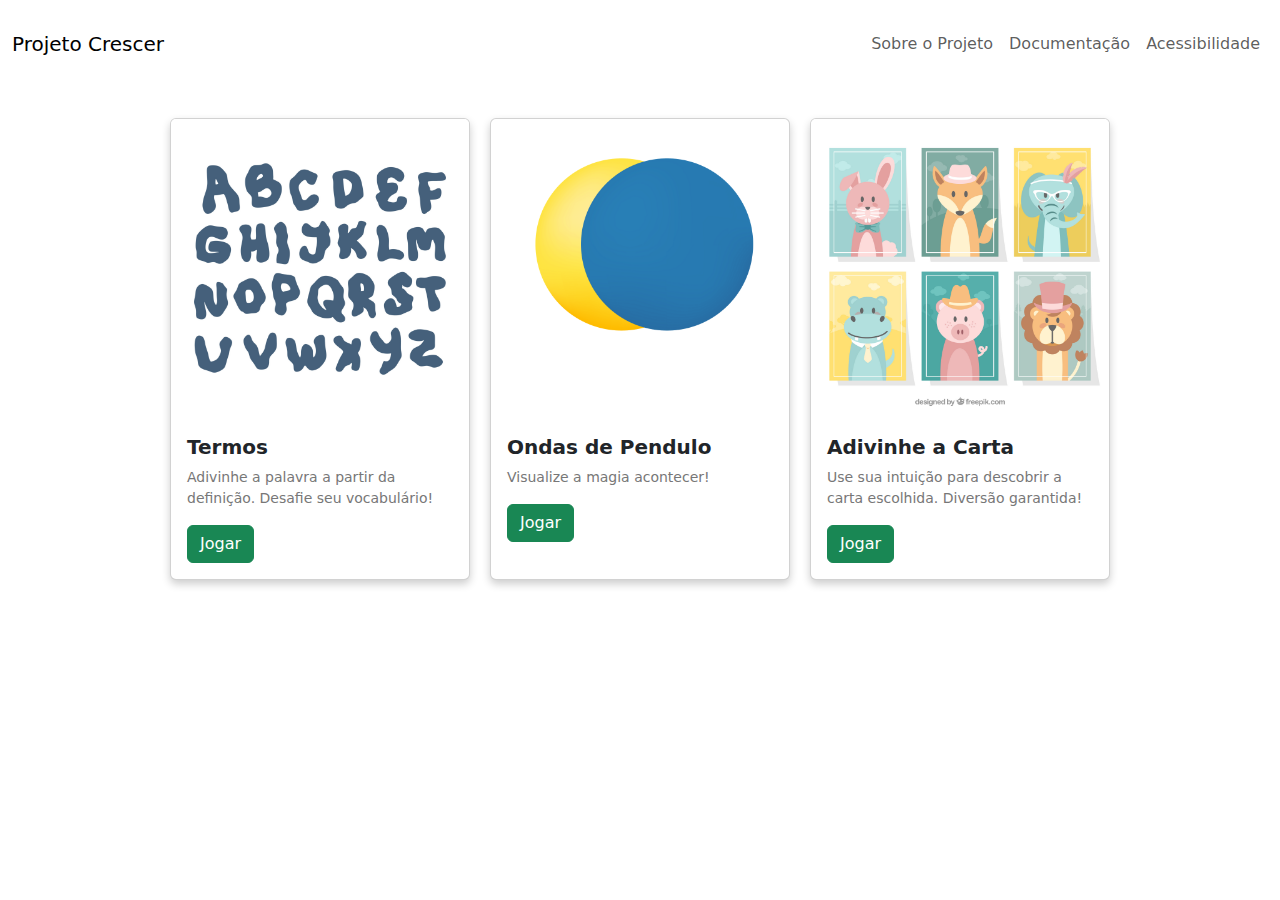
<file: Assets/menu-games.html>
<!DOCTYPE html>
<html lang="pt-BR">
  <head>
    <meta charset="UTF-8" />
    <meta name="viewport" content="width=device-width, initial-scale=1.0" />
    <link rel="stylesheet" href="../Assets/menu-games.css" />
    <title>Menu de Jogos</title>
    <link
      href="https://cdn.jsdelivr.net/npm/bootstrap@5.3.3/dist/css/bootstrap.min.css"
      rel="stylesheet"
      integrity="sha384-QWTKZyjpPEjISv5WaRU9OFeRpok6YctnYmDr5pNlyT2bRjXh0JMhjY6hW+ALEwIH"
      crossorigin="anonymous"
    />
  
    <link
      rel="stylesheet"
      href="https://cdnjs.cloudflare.com/ajax/libs/animate.css/4.1.1/animate.min.css"
    />
    <link rel="shortcut icon" href="favicon.ico" type="image/x-icon" />
  </head>

  <body>
    <header class="container-fluid py-3 ">  
        <nav class="navbar navbar-expand-lg navbar-light">
          <a class="navbar-brand" href="/index.html">Projeto Crescer</a>
          <button class="navbar-toggler" type="button" data-bs-toggle="collapse" data-bs-target="#navbarNavDropdown" aria-controls="navbarNavDropdown" aria-expanded="false" aria-label="Toggle navigation">
            <span class="navbar-toggler-icon"></span>
          </button>
          <div class="collapse navbar-collapse justify-content-end" id="navbarNavDropdown">
            <ul class="navbar-nav">
              <li class="nav-item">
                <a class="nav-link" href="#">Sobre o Projeto</a>
              </li>
              <li class="nav-item">
                <a class="nav-link" href="https://github.com/matheusassuncao1/Projeto-Crescer">Documentação</a>
              </li>
              <li class="nav-item">
                <a class="nav-link" href="#">Acessibilidade</a>
              </li>
            </ul>
          </div>
        </nav>
      </header>



    <main class="menu-de-jogos animate__animated animate__lightSpeedInLeft">
      <div class="card">
        <img
          src="./imagens/Letreco.jpg"
          class="card-img-top"
          alt="Jogo Termos"
        />
        <div class="card-body">
          <h5 class="card-title">Termos</h5>
          <p class="card-text">
            Adivinhe a palavra a partir da definição. Desafie seu vocabulário!
          </p>
          <a href="./Jogos/Termos/termos.html" class="btn btn-success"
            >Jogar</a
          >
        </div>
      </div>

      <div class="card">
        <img
          src="./imagens/PegueABolinha.png"
          class="card-img-top"
          alt="Ondas de Pendulo"
        />
        <div class="card-body">
          <h5 class="card-title">Ondas de Pendulo</h5>
          <p class="card-text">
           Visualize a magia acontecer!
          </p>
          <a href="./Jogos/OndasPendulo/wave.html" class="btn btn-success">Jogar</a>
        </div>
      </div>

      <div class="card">
        <img
          src="./imagens/JogodeCartas.jpg"
          class="card-img-top"
          alt="Jogo Adivinhe a Carta"
        />
        <div class="card-body">
          <h5 class="card-title">Adivinhe a Carta</h5>
          <p class="card-text">
            Use sua intuição para descobrir a carta escolhida. Diversão
            garantida!
          </p>
          <a href="./Jogos/AdivinhaCartas/jogo-cartas.html" class="btn btn-success">Jogar</a>
        </div>
      </div>
    </main>

     <!-- Plugin de Libras -->
  <div vw class="enabled">
    <div vw-access-button class="active"></div>
    <div vw-plugin-wrapper>
      <div class="vw-plugin-top-wrapper"></div>
    </div>
  </div>
  <script src="https://vlibras.gov.br/app/vlibras-plugin.js"></script>
  <script>
    new window.VLibras.Widget('https://vlibras.gov.br/app');
  </script>

  </body>
</html>
</file>
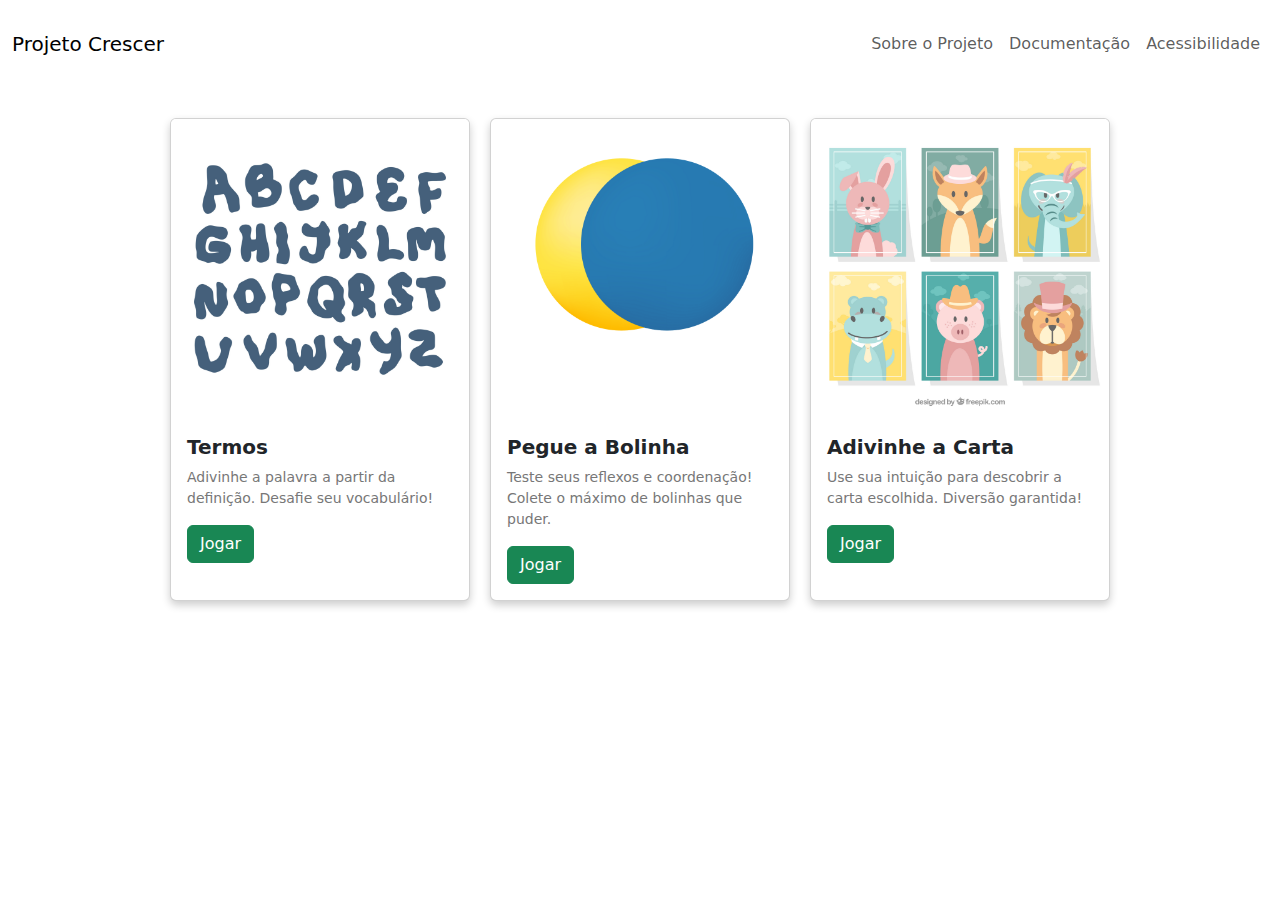
<file: Projeto Crescer/menu-games.html>
<!DOCTYPE html>
<html lang="pt-BR">

<head>
    <meta charset="UTF-8">
    <meta name="viewport" content="width=device-width, initial-scale=1.0">
    <link rel="stylesheet" href="./menu-games.css">
    <link rel="stylesheet" href="https://cdnjs.cloudflare.com/ajax/libs/animate.css/4.1.1/animate.min.css" />
    <link href="https://cdn.jsdelivr.net/npm/bootstrap@5.3.3/dist/css/bootstrap.min.css" rel="stylesheet"
        integrity="sha384-QWTKZyjpPEjISv5WaRU9OFeRpok6YctnYmDr5pNlyT2bRjXh0JMhjY6hW+ALEwIH" crossorigin="anonymous">
    <title>Menu de Jogos</title>
</head>

<body>
    <header class="container-fluid py-3 ">
        <nav class="navbar navbar-expand-lg navbar-light">
            <a class="navbar-brand" href="./menu.html">Projeto Crescer</a>
            <button class="navbar-toggler" type="button" data-bs-toggle="collapse" data-bs-target="#navbarNavDropdown"
                aria-controls="navbarNavDropdown" aria-expanded="false" aria-label="Toggle navigation">
                <span class="navbar-toggler-icon"></span>
            </button>
            <div class="collapse navbar-collapse justify-content-end" id="navbarNavDropdown">
                <ul class="navbar-nav">
                    <li class="nav-item">
                        <a class="nav-link" href="#">Sobre o Projeto</a>
                    </li>
                    <li class="nav-item">
                        <a class="nav-link" href="https://github.com/matheusassuncao1/Projeto-Crescer">Documentação</a>
                    </li>
                    <li class="nav-item">
                        <a class="nav-link" href="#">Acessibilidade</a>
                    </li>
                </ul>
            </div>
        </nav>
    </header>
    <main class="menu-de-jogos animate__animated animate__lightSpeedInLeft">
        <div class="card">
            <img src="./Assets/imagens/Letreco.jpg" class="card-img-top" alt="Jogo Termos">
            <div class="card-body">
                <h5 class="card-title">Termos</h5>
                <p class="card-text">Adivinhe a palavra a partir da definição. Desafie seu vocabulário!</p>
                <a href="./Assets/Jogos/Termos/termos.html" class="btn btn-success">Jogar</a>
            </div>
        </div>

        <div class="card">
            <img src="./Assets/imagens/PegueABolinha.png" class="card-img-top" alt="Jogo Pegue a Bolinha">
            <div class="card-body">
                <h5 class="card-title">Pegue a Bolinha</h5>
                <p class="card-text">Teste seus reflexos e coordenação! Colete o máximo de bolinhas que puder.</p>
                <a href="#" class="btn btn-success">Jogar</a>
            </div>
        </div>

        <div class="card">
            <img src="./Assets/imagens/JogodeCartas.jpg" class="card-img-top" alt="Jogo Adivinhe a Carta">
            <div class="card-body">
                <h5 class="card-title">Adivinhe a Carta</h5>
                <p class="card-text">Use sua intuição para descobrir a carta escolhida. Diversão garantida!</p>
                <a href="#" class="btn btn-success">Jogar</a>
            </div>
        </div>
    </main>
</body>

</html>
</file>
<file: Assets/menu-games.css>
/* Import fonts */
@import url('https://fonts.googleapis.com/css2?family=Anton&family=Jersey+25&family=Quicksand:wght@300..700&display=swap');

/* Define variables */
:root {
  --rich-black: #04151F;
  --dark-slate-gray: #183A37;
  --wheat: #EFD6AC;
  --mahogany: #C44900;
  --red: #FF0000;
}


body {
    background-color: var(--wheat);
    font-family: "Quicksand", sans-serif;
    color: black;
   
  }



.menu-de-jogos {
    display: flex;
    flex-wrap: wrap;
    justify-content: center;
    margin: 20px auto;
}

.card {
    margin: 10px;
    width: 300px; 
    box-shadow: 0 4px 8px 0 rgba(0,0,0,0.2);
    transition: 0.3s;
}

.card:hover {
    box-shadow: 0 8px 16px 0 rgba(0,0,0,0.2);
    transform: scale(1.05);
    transition: transform 0.3s ease; 
}

.card-img-top {
    height: 300px;
    object-fit: cover;
}

.card-title {
    font-weight: bold;
}

.card-text {
    font-size: 14px;
    color: #777;
}

.btn-primary {
    background-color: #007bff;
    border: none;
}

.btn-primary:hover {
    background-color: #0056b3;
}

@media (max-width: 768px) {
    .card {
        width: 90%; /* Ocupa 90% da largura da tela em dispositivos menores */
    }
}
</file>
<file: Projeto Crescer/menu-games.css>
/* Import fonts */
@import url('https://fonts.googleapis.com/css2?family=Anton&family=Jersey+25&family=Quicksand:wght@300..700&display=swap');

/* Define variables */
:root {
  --rich-black: #04151F;
  --dark-slate-gray: #183A37;
  --wheat: #EFD6AC;
  --mahogany: #C44900;
  --red: #FF0000;
}


body {
    background-color: var(--wheat);
    font-family: "Quicksand", sans-serif;
    color: black;
   
  }



.menu-de-jogos {
    display: flex;
    flex-wrap: wrap;
    justify-content: center;
    margin: 20px auto;
}

.card {
    margin: 10px;
    width: 300px; 
    box-shadow: 0 4px 8px 0 rgba(0,0,0,0.2);
    transition: 0.3s;
}

.card:hover {
    box-shadow: 0 8px 16px 0 rgba(0,0,0,0.2);
    transform: scale(1.05);
    transition: transform 0.3s ease; 
}

.card-img-top {
    height: 300px;
    object-fit: cover;
}

.card-title {
    font-weight: bold;
}

.card-text {
    font-size: 14px;
    color: #777;
}

.btn-primary {
    background-color: #007bff;
    border: none;
}

.btn-primary:hover {
    background-color: #0056b3;
}

@media (max-width: 768px) {
    .card {
        width: 90%; /* Ocupa 90% da largura da tela em dispositivos menores */
    }
}
</file>
